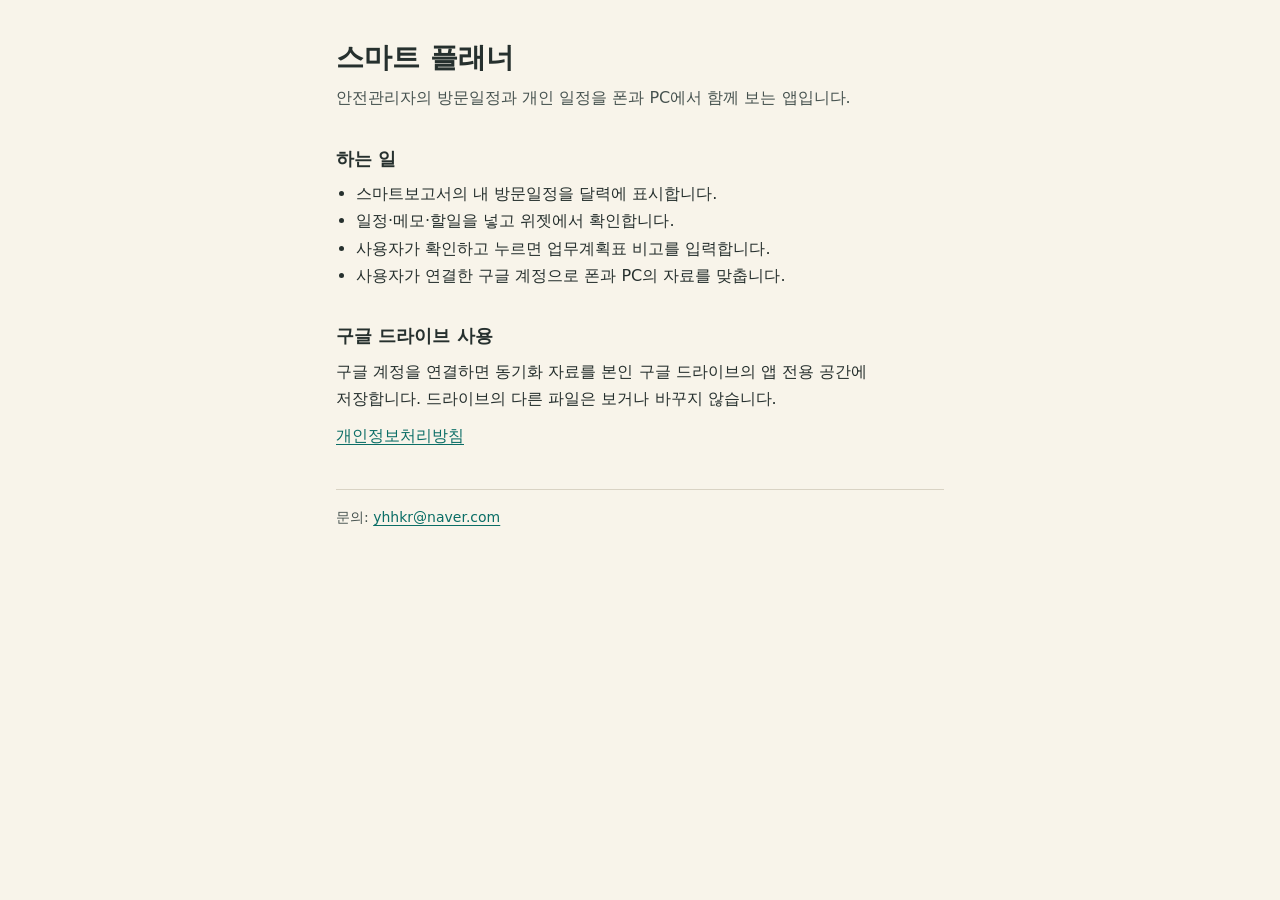
<file: index.html>
<!doctype html>
<html lang="ko">
<head>
<meta charset="utf-8">
<meta name="viewport" content="width=device-width, initial-scale=1">
<title>스마트 플래너</title>
<link rel="stylesheet" href="style.css">
</head>
<body>
<main>
  <h1>스마트 플래너</h1>
  <p class="lead">안전관리자의 방문일정과 개인 일정을 폰과 PC에서 함께 보는 앱입니다.</p>

  <h2>하는 일</h2>
  <ul>
    <li>스마트보고서의 내 방문일정을 달력에 표시합니다.</li>
    <li>일정·메모·할일을 넣고 위젯에서 확인합니다.</li>
    <li>사용자가 확인하고 누르면 업무계획표 비고를 입력합니다.</li>
    <li>사용자가 연결한 구글 계정으로 폰과 PC의 자료를 맞춥니다.</li>
  </ul>

  <h2>구글 드라이브 사용</h2>
  <p>구글 계정을 연결하면 동기화 자료를 본인 구글 드라이브의 앱 전용 공간에 저장합니다. 드라이브의 다른 파일은 보거나 바꾸지 않습니다.</p>

  <p><a href="privacy.html">개인정보처리방침</a></p>

  <footer>문의: <a href="mailto:yhhkr@naver.com">yhhkr@naver.com</a></footer>
</main>
</body>
</html>
</file>
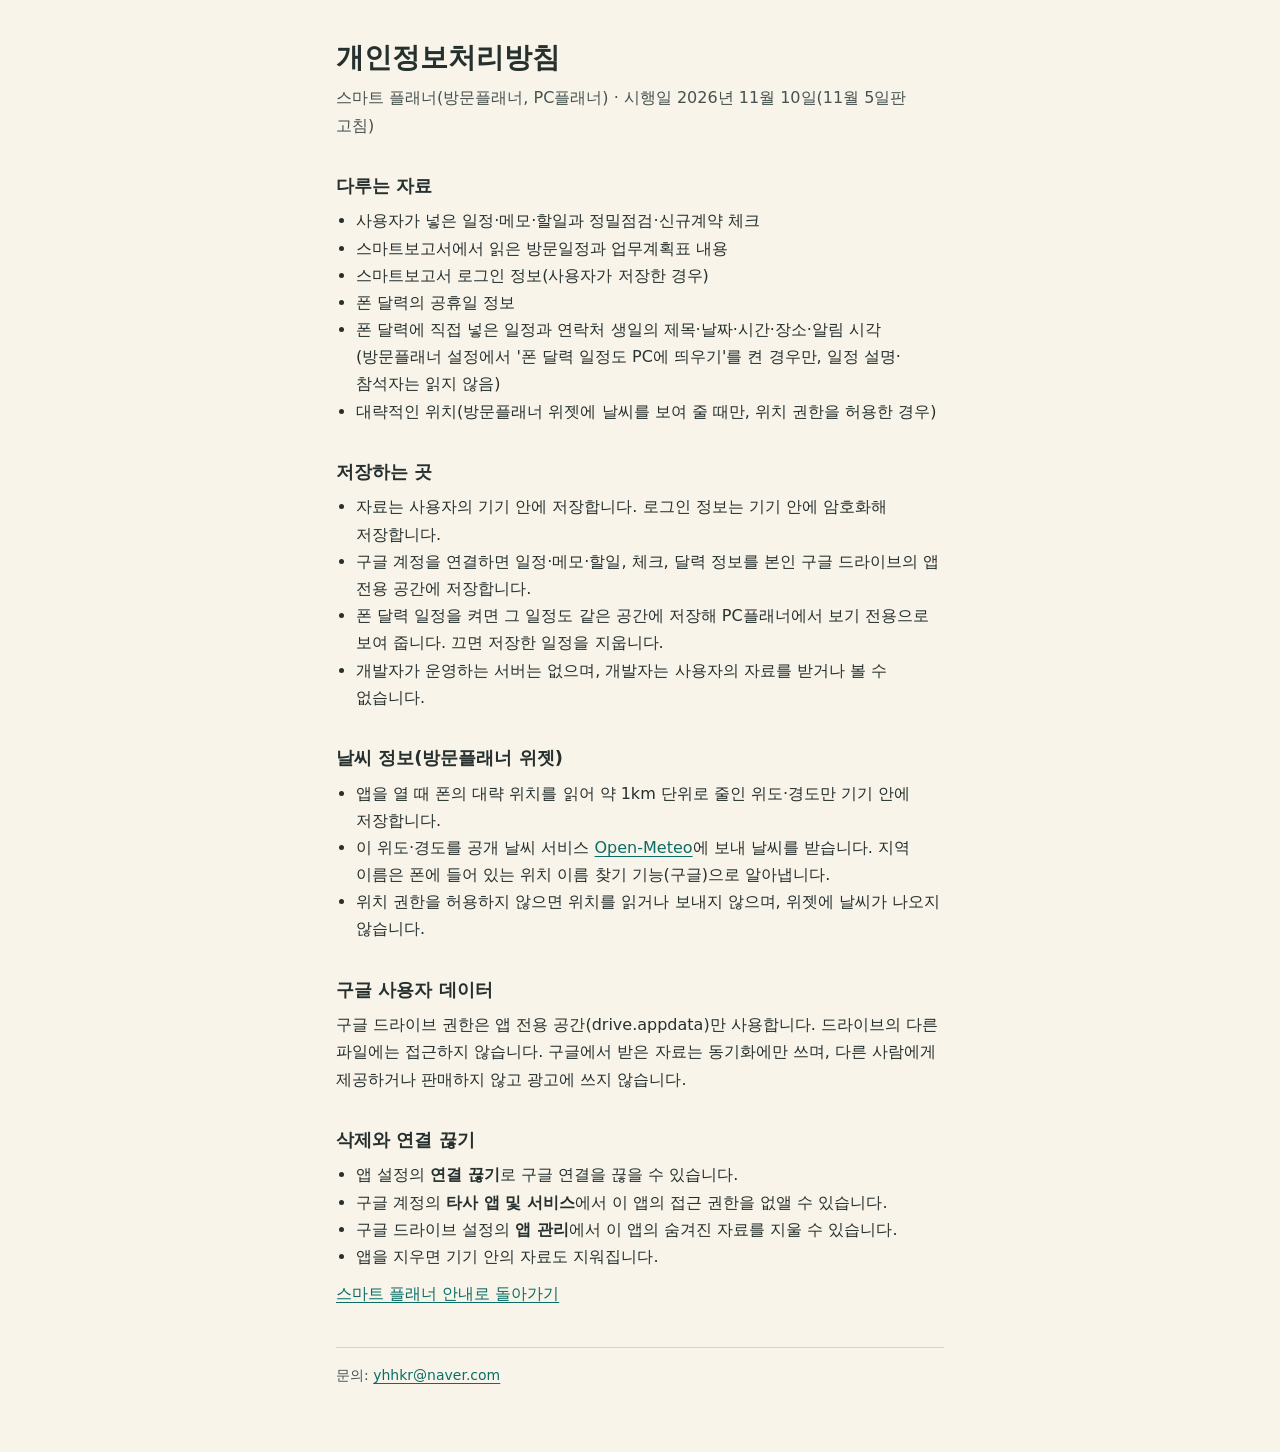
<file: privacy.html>
<!doctype html>
<html lang="ko">
<head>
<meta charset="utf-8">
<meta name="viewport" content="width=device-width, initial-scale=1">
<title>개인정보처리방침</title>
<link rel="stylesheet" href="style.css">
</head>
<body>
<main>
  <h1>개인정보처리방침</h1>
  <p class="lead">스마트 플래너(방문플래너, PC플래너) · 시행일 2026년 11월 10일(11월 5일판 고침)</p>

  <h2>다루는 자료</h2>
  <ul>
    <li>사용자가 넣은 일정·메모·할일과 정밀점검·신규계약 체크</li>
    <li>스마트보고서에서 읽은 방문일정과 업무계획표 내용</li>
    <li>스마트보고서 로그인 정보(사용자가 저장한 경우)</li>
    <li>폰 달력의 공휴일 정보</li>
    <li>폰 달력에 직접 넣은 일정과 연락처 생일의 제목·날짜·시간·장소·알림 시각(방문플래너 설정에서 '폰 달력 일정도 PC에 띄우기'를 켠 경우만, 일정 설명·참석자는 읽지 않음)</li>
    <li>대략적인 위치(방문플래너 위젯에 날씨를 보여 줄 때만, 위치 권한을 허용한 경우)</li>
  </ul>

  <h2>저장하는 곳</h2>
  <ul>
    <li>자료는 사용자의 기기 안에 저장합니다. 로그인 정보는 기기 안에 암호화해 저장합니다.</li>
    <li>구글 계정을 연결하면 일정·메모·할일, 체크, 달력 정보를 본인 구글 드라이브의 앱 전용 공간에 저장합니다.</li>
    <li>폰 달력 일정을 켜면 그 일정도 같은 공간에 저장해 PC플래너에서 보기 전용으로 보여 줍니다. 끄면 저장한 일정을 지웁니다.</li>
    <li>개발자가 운영하는 서버는 없으며, 개발자는 사용자의 자료를 받거나 볼 수 없습니다.</li>
  </ul>

  <h2>날씨 정보(방문플래너 위젯)</h2>
  <ul>
    <li>앱을 열 때 폰의 대략 위치를 읽어 약 1km 단위로 줄인 위도·경도만 기기 안에 저장합니다.</li>
    <li>이 위도·경도를 공개 날씨 서비스 <a href="https://open-meteo.com/">Open-Meteo</a>에 보내 날씨를 받습니다. 지역 이름은 폰에 들어 있는 위치 이름 찾기 기능(구글)으로 알아냅니다.</li>
    <li>위치 권한을 허용하지 않으면 위치를 읽거나 보내지 않으며, 위젯에 날씨가 나오지 않습니다.</li>
  </ul>

  <h2>구글 사용자 데이터</h2>
  <p>구글 드라이브 권한은 앱 전용 공간(drive.appdata)만 사용합니다. 드라이브의 다른 파일에는 접근하지 않습니다. 구글에서 받은 자료는 동기화에만 쓰며, 다른 사람에게 제공하거나 판매하지 않고 광고에 쓰지 않습니다.</p>

  <h2>삭제와 연결 끊기</h2>
  <ul>
    <li>앱 설정의 <b>연결 끊기</b>로 구글 연결을 끊을 수 있습니다.</li>
    <li>구글 계정의 <b>타사 앱 및 서비스</b>에서 이 앱의 접근 권한을 없앨 수 있습니다.</li>
    <li>구글 드라이브 설정의 <b>앱 관리</b>에서 이 앱의 숨겨진 자료를 지울 수 있습니다.</li>
    <li>앱을 지우면 기기 안의 자료도 지워집니다.</li>
  </ul>

  <p><a href="./">스마트 플래너 안내로 돌아가기</a></p>
  <footer>문의: <a href="mailto:yhhkr@naver.com">yhhkr@naver.com</a></footer>
</main>
</body>
</html>
</file>
<file: style.css>
:root{--bg:#F8F4EA;--ink:#26302E;--mute:#46524F;--line:#D9D3C4;--accent:#0B6E66}
@media (prefers-color-scheme:dark){:root{--bg:#1F2725;--ink:#F8F4EA;--mute:#C9CDC6;--line:#3A4542;--accent:#6FD0C4}}
*{box-sizing:border-box}
body{margin:0;background:var(--bg);color:var(--ink);font-family:system-ui,-apple-system,"Malgun Gothic","Apple SD Gothic Neo",sans-serif;font-size:16px;line-height:1.7;word-break:keep-all}
main{max-width:640px;margin:0 auto;padding:40px 16px 64px}
h1{font-size:28px;line-height:1.3;margin:0 0 8px}
h2{font-size:18px;margin:32px 0 6px}
p{margin:0 0 10px}
ul{margin:0 0 10px;padding-left:20px}
.lead{color:var(--mute)}
a{color:var(--accent);text-underline-offset:3px}
footer{margin-top:40px;padding-top:16px;border-top:1px solid var(--line);color:var(--mute);font-size:14px}
</file>
